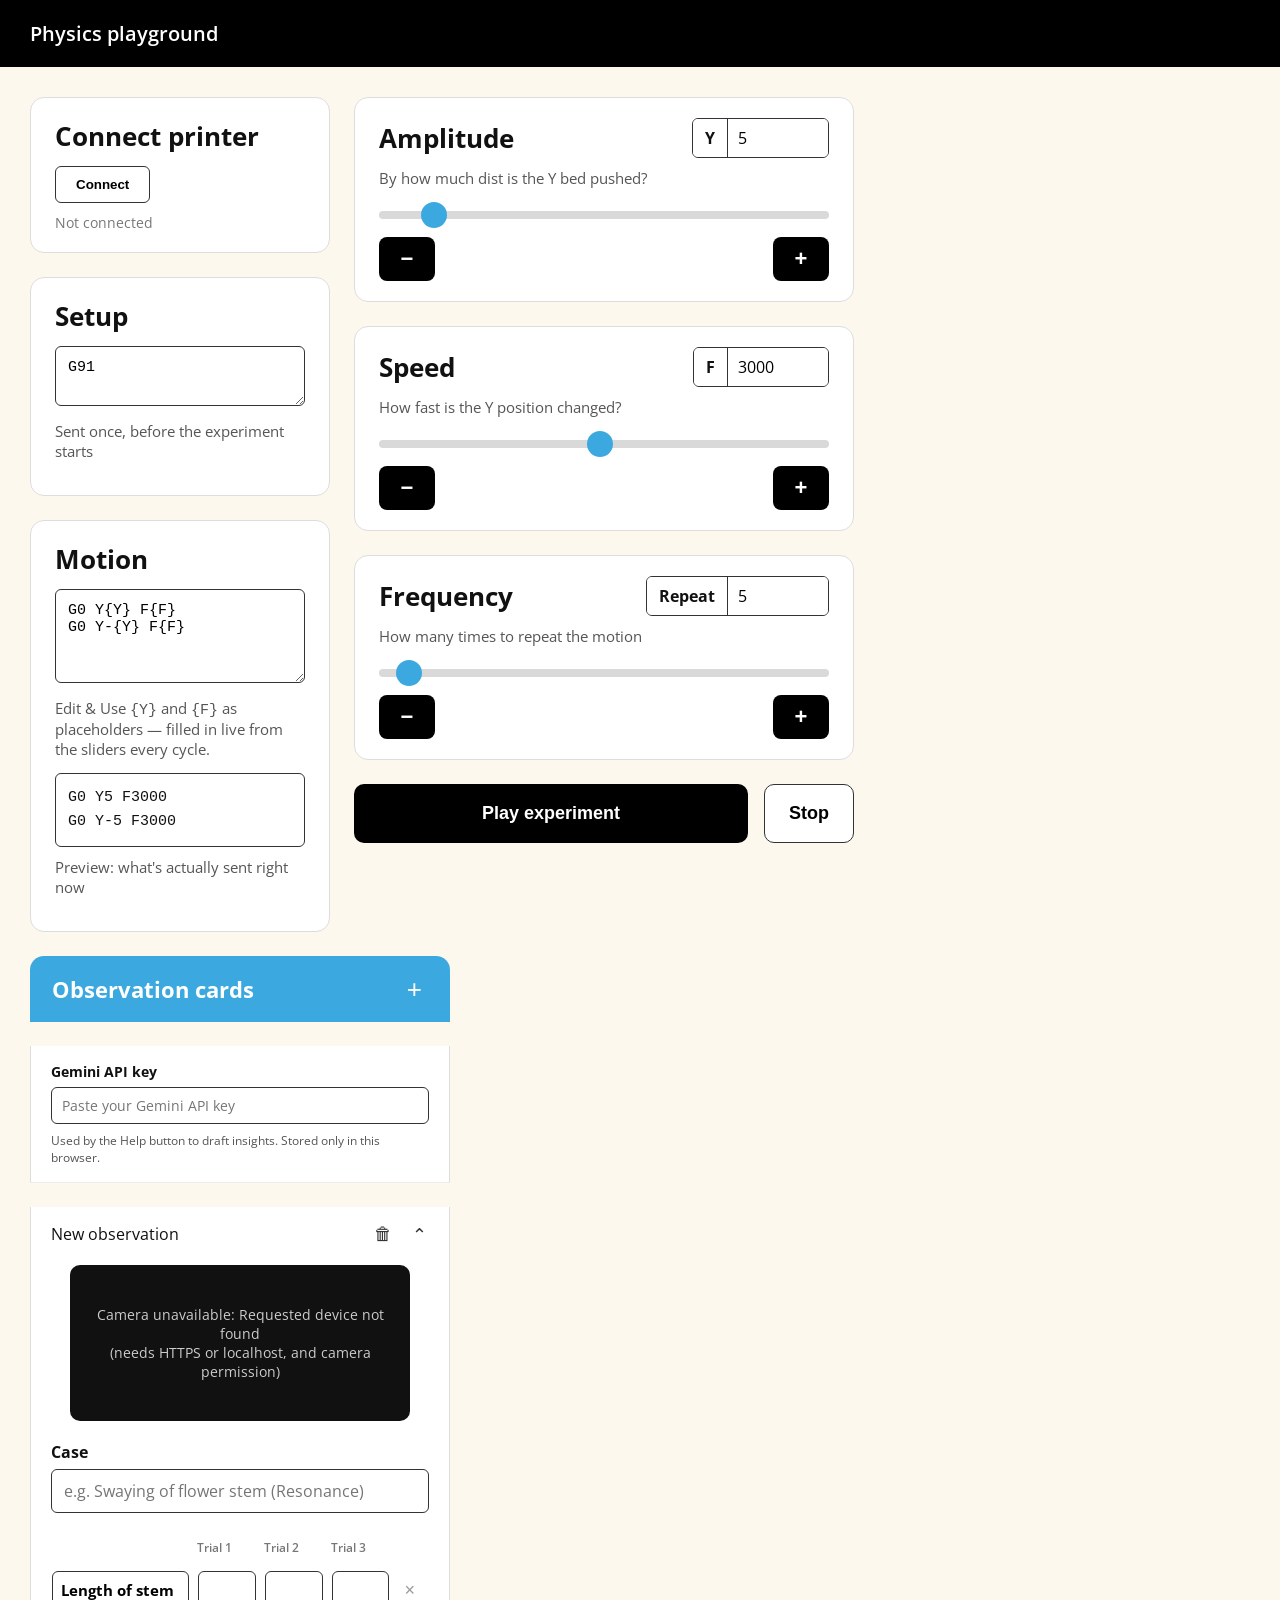
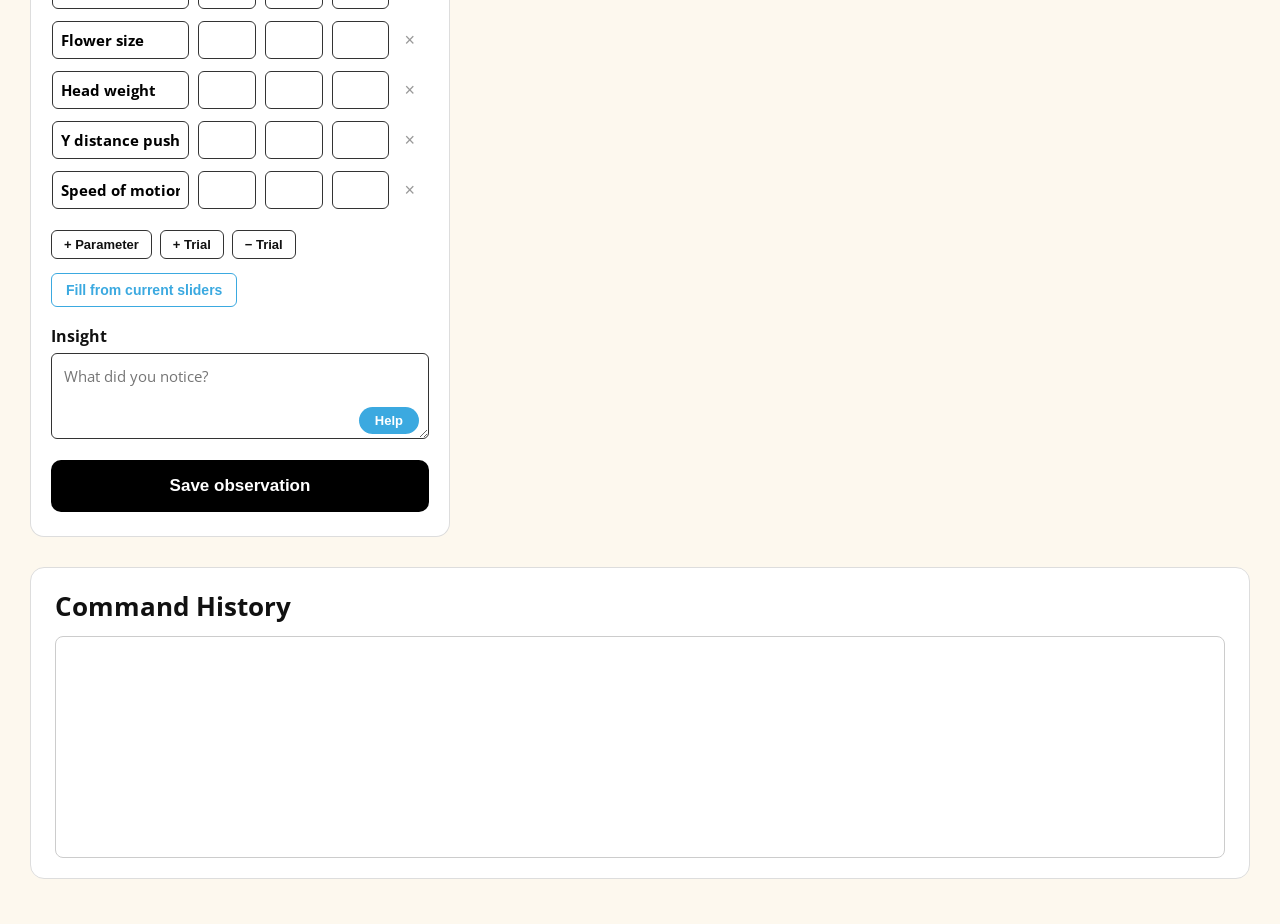
<file: index.html>
<!DOCTYPE html>
<html lang="en">
<head>
    <meta charset="utf-8" />
    <link rel="stylesheet" href="style.css">
    <link rel="preconnect" href="https://fonts.googleapis.com">
    <link rel="preconnect" href="https://fonts.gstatic.com" crossorigin>
    <link href="https://fonts.googleapis.com/css2?family=Open+Sans:wght@300;400;500;600;700&display=swap" rel="stylesheet">
    <title>Physics Playground</title>
</head>
<body>

    <header class="topbar">Physics playground</header>

    <div class="grid">

        <!-- LEFT COLUMN -->
        <div class="col left-col">

            <div class="panel">
                <h2>Connect printer</h2>
                <button id="connectButton" class="outline-btn">Connect</button>
                <div id="connectStatus" class="status">Not connected</div>
            </div>

            <div class="panel">
                <h2>Setup</h2>
                <textarea id="setupInput" class="code-box" rows="2">G91</textarea>
                <div class="hint">Sent once, before the experiment starts</div>
            </div>

            <div class="panel">
                <h2>Motion</h2>
                <textarea id="motionInput" class="code-box" rows="4">G0 Y{Y} F{F}
G0 Y-{Y} F{F}</textarea>
                <div class="hint">Edit & Use <code>{Y}</code> and <code>{F}</code> as placeholders — filled in live from the sliders every cycle.</div>
                <div id="motionPreview" class="code-box motion-preview"></div>
                <div class="hint">Preview: what's actually sent right now</div>
            </div>

        </div>

        <!-- RIGHT COLUMN -->
        <div class="col right-col">

            <div class="panel">
                <div class="panel-header">
                    <h2>Amplitude</h2>
                    <div class="value-box">
                        <span class="value-label">Y</span>
                        <input id="ampValue" type="number" value="5" min="0" max="50" step="1">
                    </div>
                </div>
                <div class="hint">By how much dist is the Y bed pushed?</div>
                <input id="ampSlider" type="range" min="0" max="50" step="1" value="5" class="slider">
                <div class="slider-buttons">
                    <button class="step-btn" data-target="amp" data-dir="-1">&minus;</button>
                    <button class="step-btn" data-target="amp" data-dir="1">+</button>
                </div>
            </div>

            <div class="panel">
                <div class="panel-header">
                    <h2>Speed</h2>
                    <div class="value-box">
                        <span class="value-label">F</span>
                        <input id="speedValue" type="number" value="3000" min="100" max="6000" step="100">
                    </div>
                </div>
                <div class="hint">How fast is the Y position changed?</div>
                <input id="speedSlider" type="range" min="100" max="6000" step="100" value="3000" class="slider">
                <div class="slider-buttons">
                    <button class="step-btn" data-target="speed" data-dir="-1">&minus;</button>
                    <button class="step-btn" data-target="speed" data-dir="1">+</button>
                </div>
            </div>

            <div class="panel">
                <div class="panel-header">
                    <h2>Frequency</h2>
                    <div class="value-box">
                        <span class="value-label">Repeat</span>
                        <input id="repeatValue" type="number" value="5" min="1" max="100" step="1">
                    </div>
                </div>
                <div class="hint">How many times to repeat the motion</div>
                <input id="repeatSlider" type="range" min="1" max="100" step="1" value="5" class="slider">
                <div class="slider-buttons">
                    <button class="step-btn" data-target="repeat" data-dir="-1">&minus;</button>
                    <button class="step-btn" data-target="repeat" data-dir="1">+</button>
                </div>
            </div>

            <div class="play-row">
                <button id="playButton" class="play-btn">Play experiment</button>
                <button id="stopButton" class="stop-btn">Stop</button>
            </div>

        </div>

        <!-- OBSERVATION COLUMN -->
        <div class="col obs-col">
            <div class="obs-header">
                <h2>Observation cards</h2>
                <button id="addCardButton" class="add-card-btn" title="Add new card">+</button>
            </div>
            <div class="ai-settings">
                <label for="geminiKey">Gemini API key</label>
                <input type="password" id="geminiKey" placeholder="Paste your Gemini API key">
                <div class="hint">Used by the Help button to draft insights. Stored only in this browser.</div>
            </div>
            <div id="cardsContainer"></div>
        </div>

    </div>

    <div class="panel console-panel">
        <h2>Command History</h2>
        <div id="console"></div>
    </div>

    <script src="sketch.js?v=3"></script>
    <script src="observation.js?v=3"></script>
</body>
</html>
</file>
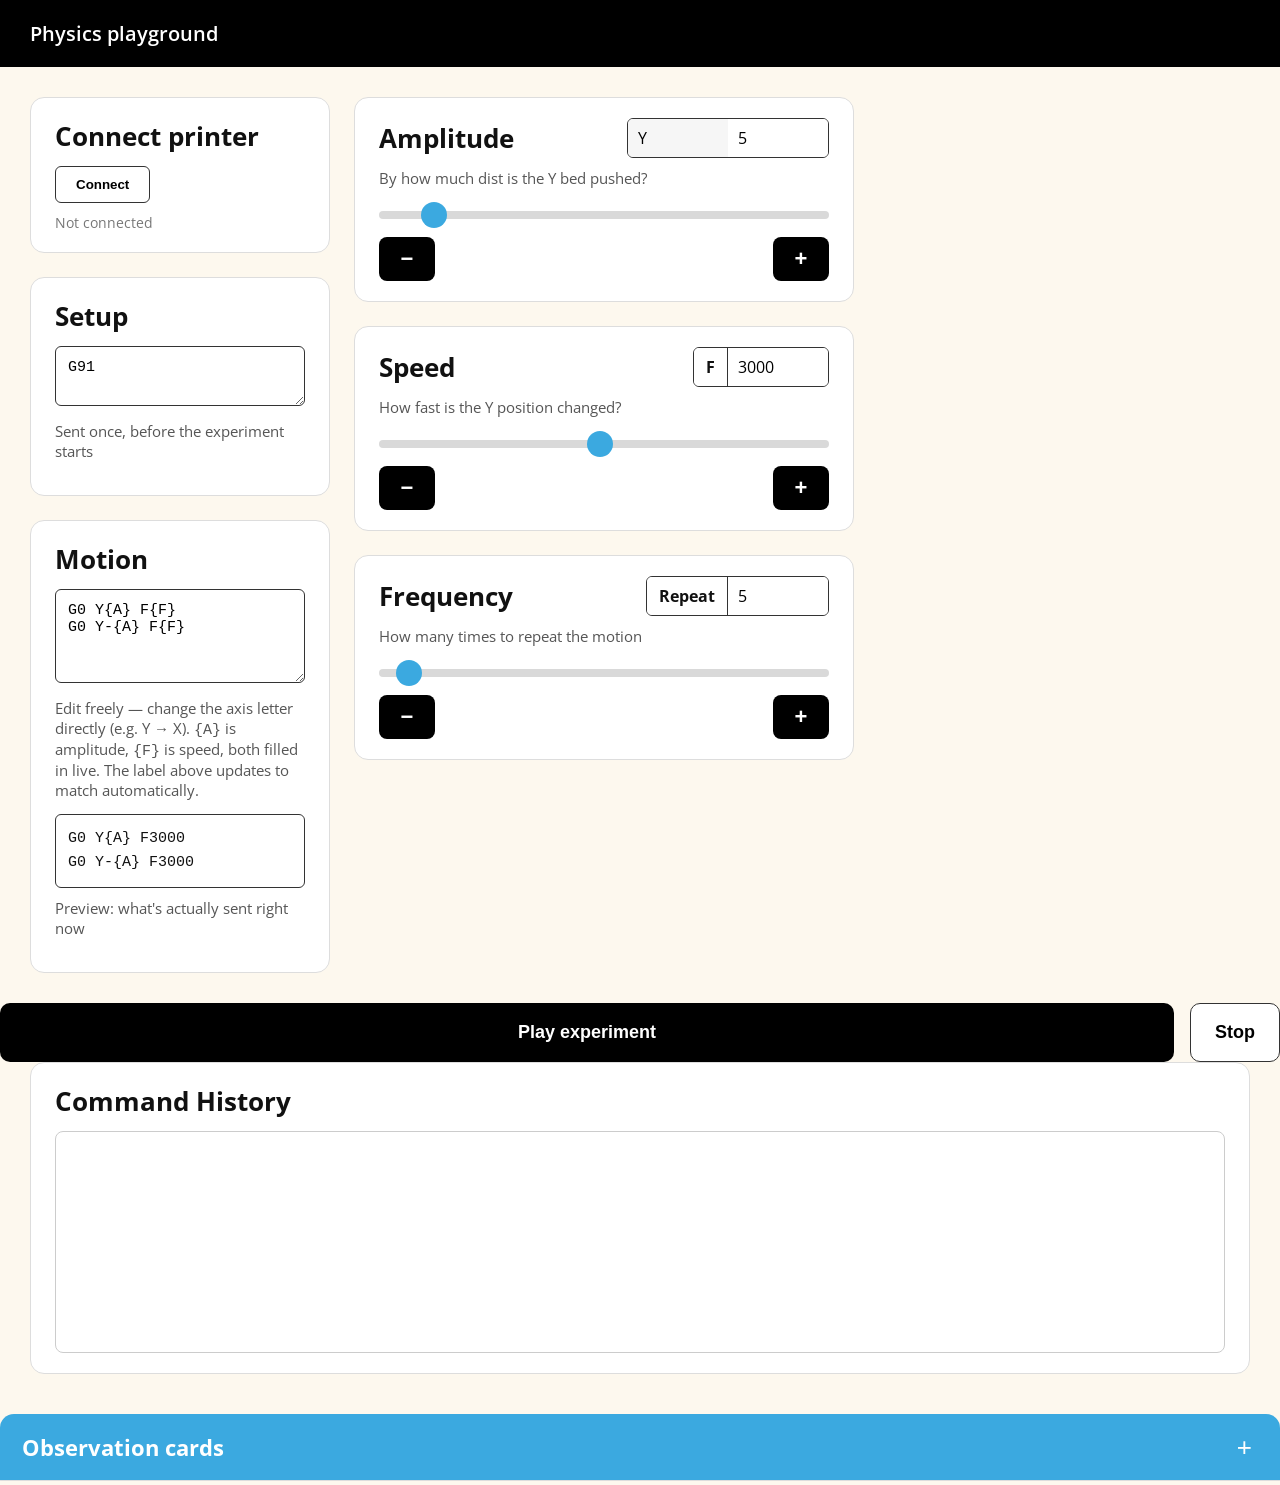
<file: index (3).html>
<!DOCTYPE html>
<html lang="en">
<head>
    <meta charset="utf-8" />
    <link rel="stylesheet" href="style.css">
    <link rel="preconnect" href="https://fonts.googleapis.com">
    <link rel="preconnect" href="https://fonts.gstatic.com" crossorigin>
    <link href="https://fonts.googleapis.com/css2?family=Open+Sans:wght@300;400;500;600;700&display=swap" rel="stylesheet">
    <title>Physics Playground</title>
</head>
<body>

    <header class="topbar">Physics playground</header>

    <div class="grid">

        <!-- LEFT COLUMN -->
        <div class="col left-col">

            <div class="panel">
                <h2>Connect printer</h2>
                <button id="connectButton" class="outline-btn">Connect</button>
                <div id="connectStatus" class="status">Not connected</div>
            </div>

            <div class="panel">
                <h2>Setup</h2>
                <textarea id="setupInput" class="code-box" rows="2">G91</textarea>
                <div class="hint">Sent once, before the experiment starts</div>
            </div>

            <div class="panel">
                <h2>Motion</h2>
                <textarea id="motionInput" class="code-box" rows="4">G0 Y{A} F{F}
G0 Y-{A} F{F}</textarea>
                <div class="hint">Edit freely — change the axis letter directly (e.g. Y → X). <code>{A}</code> is amplitude, <code>{F}</code> is speed, both filled in live. The label above updates to match automatically.</div>
                <div id="motionPreview" class="code-box motion-preview"></div>
                <div class="hint">Preview: what's actually sent right now</div>
            </div>

        </div>

        <!-- RIGHT COLUMN -->
        <div class="col right-col">

            <div class="panel">
                <div class="panel-header">
                    <h2>Amplitude</h2>
                    <div class="value-box">
                        <input id="ampAxis" class="axis-input" type="text" value="Y" maxlength="2" readonly>
                        <input id="ampValue" type="number" value="5" min="0" max="50" step="1">
                    </div>
                </div>
                <div class="hint">By how much dist is the Y bed pushed?</div>
                <input id="ampSlider" type="range" min="0" max="50" step="1" value="5" class="slider">
                <div class="slider-buttons">
                    <button class="step-btn" data-target="amp" data-dir="-1">&minus;</button>
                    <button class="step-btn" data-target="amp" data-dir="1">+</button>
                </div>
            </div>

            <div class="panel">
                <div class="panel-header">
                    <h2>Speed</h2>
                    <div class="value-box">
                        <span class="value-label">F</span>
                        <input id="speedValue" type="number" value="3000" min="100" max="6000" step="100">
                    </div>
                </div>
                <div class="hint">How fast is the Y position changed?</div>
                <input id="speedSlider" type="range" min="100" max="6000" step="100" value="3000" class="slider">
                <div class="slider-buttons">
                    <button class="step-btn" data-target="speed" data-dir="-1">&minus;</button>
                    <button class="step-btn" data-target="speed" data-dir="1">+</button>
                </div>
            </div>

            <div class="panel">
                <div class="panel-header">
                    <h2>Frequency</h2>
                    <div class="value-box">
                        <span class="value-label">Repeat</span>
                        <input id="repeatValue" type="number" value="5" min="1" max="100" step="1">
                    </div>
                </div>
                <div class="hint">How many times to repeat the motion</div>
                <input id="repeatSlider" type="range" min="1" max="100" step="1" value="5" class="slider">
                <div class="slider-buttons">
                    <button class="step-btn" data-target="repeat" data-dir="-1">&minus;</button>
                    <button class="step-btn" data-target="repeat" data-dir="1">+</button>
                </div>
            </div>

        </div>

    </div>

    <div class="play-row">
        <button id="playButton" class="play-btn">Play experiment</button>
        <button id="stopButton" class="stop-btn">Stop</button>
    </div>

    <div class="panel console-panel">
        <h2>Command History</h2>
        <div id="console"></div>
    </div>

    <div class="obs-section">
        <div class="obs-header">
            <h2>Observation cards</h2>
            <button id="addCardButton" class="add-card-btn" title="Add new card">+</button>
        </div>
        <div id="cardsContainer"></div>
    </div>

    <script src="sketch (3).js"></script>
    <script src="observation.js"></script>
</body>
</html>
</file>
<file: style.css>
html, body {
    margin: 0;
    padding: 0;
}

body {
    font-family: "Open Sans", sans-serif;
    background: #fdf8ee;
    color: #111;
}

.topbar {
    background: #000;
    color: #fff;
    padding: 20px 30px;
    font-size: 20px;
    font-weight: 600;
}

.grid {
    display: flex;
    gap: 24px;
    padding: 30px;
    align-items: flex-start;
    flex-wrap: wrap;
}

.col {
    display: flex;
    flex-direction: column;
    gap: 24px;
}

.left-col {
    width: 300px;
}

.right-col {
    width: 500px;
}

.panel {
    border: 1px solid #ddd;
    border-radius: 14px;
    padding: 20px 24px;
    background: #fff;
}

.panel h2 {
    margin: 0 0 12px 0;
    font-size: 26px;
    font-weight: 700;
}

.panel-header {
    display: flex;
    align-items: center;
    justify-content: space-between;
    gap: 12px;
}

.panel-header h2 {
    margin: 0;
}

.value-box {
    display: flex;
    align-items: stretch;
    border: 1px solid #333;
    border-radius: 6px;
    overflow: hidden;
}

.value-label {
    background: #fff;
    border-right: 1px solid #333;
    padding: 8px 12px;
    font-weight: 700;
    display: flex;
    align-items: center;
}

.value-box input {
    border: none;
    width: 80px;
    padding: 8px 10px;
    font-family: inherit;
    font-size: 16px;
}

.value-box input:focus {
    outline: 2px solid #3ba9e0;
}

.hint {
    color: #555;
    margin: 10px 0 14px 0;
    font-size: 15px;
}

.slider {
    -webkit-appearance: none;
    width: 100%;
    height: 8px;
    border-radius: 4px;
    background: #d9d9d9;
    outline: none;
    margin: 6px 0 18px 0;
}

.slider::-webkit-slider-thumb {
    -webkit-appearance: none;
    width: 26px;
    height: 26px;
    border-radius: 50%;
    background: #3ba9e0;
    cursor: pointer;
    border: none;
}

.slider::-moz-range-thumb {
    width: 26px;
    height: 26px;
    border-radius: 50%;
    background: #3ba9e0;
    cursor: pointer;
    border: none;
}

.slider-buttons {
    display: flex;
    justify-content: space-between;
}

.step-btn {
    background: #000;
    color: #fff;
    border: none;
    border-radius: 8px;
    width: 56px;
    height: 44px;
    font-size: 22px;
    font-weight: 700;
    cursor: pointer;
}

.step-btn:hover {
    background: #222;
}

.outline-btn {
    background: #fff;
    border: 1px solid #333;
    border-radius: 6px;
    padding: 10px 20px;
    font-weight: 600;
    cursor: pointer;
}

.outline-btn:hover {
    background: #f0f0f0;
}

.status {
    margin-top: 10px;
    font-size: 14px;
    color: #777;
}

.code-box {
    width: 100%;
    box-sizing: border-box;
    border: 1px solid #333;
    border-radius: 6px;
    padding: 12px;
    font-family: monospace;
    font-size: 15px;
    background: #fff;
    resize: vertical;
    white-space: pre;
}

.motion-preview {
    white-space: pre-line;
    line-height: 1.6;
}

.play-row {
    display: flex;
    gap: 16px;
}

.play-btn {
    flex: 1;
    background: #000;
    color: #fff;
    border: none;
    border-radius: 10px;
    padding: 18px 24px;
    font-size: 18px;
    font-weight: 700;
    cursor: pointer;
}

.play-btn:hover {
    background: #222;
}

.play-btn:disabled {
    background: #999;
    cursor: not-allowed;
}

.stop-btn {
    background: #fff;
    color: #000;
    border: 1px solid #333;
    border-radius: 10px;
    padding: 18px 24px;
    font-size: 18px;
    font-weight: 700;
    cursor: pointer;
}

.console-panel {
    margin: 0 30px 40px 30px;
}

#console {
    height: 200px;
    border: 1px solid #ccc;
    border-radius: 8px;
    padding: 10px;
    overflow-y: auto;
    background: #fff;
    font-family: monospace;
    font-size: 14px;
}

/* ---------------- Observation cards ---------------- */

.obs-col {
    width: 420px;
}

.obs-header {
    background: #3ba9e0;
    color: #fff;
    border-radius: 14px 14px 0 0;
    padding: 18px 22px;
    display: flex;
    align-items: center;
    justify-content: space-between;
}

.obs-header h2 {
    margin: 0;
    font-size: 22px;
    font-weight: 700;
}

.add-card-btn {
    background: transparent;
    border: none;
    color: #fff;
    font-size: 26px;
    line-height: 1;
    cursor: pointer;
    padding: 0 6px;
}

.add-card-btn:hover {
    opacity: 0.8;
}

.ai-settings {
    background: #fff;
    border-left: 1px solid #ddd;
    border-right: 1px solid #ddd;
    border-bottom: 1px solid #eee;
    padding: 16px 20px;
}

.ai-settings label {
    display: block;
    font-weight: 700;
    font-size: 14px;
    margin-bottom: 6px;
}

.ai-settings input {
    width: 100%;
    box-sizing: border-box;
    border: 1px solid #333;
    border-radius: 6px;
    padding: 8px 10px;
    font-family: inherit;
    font-size: 14px;
}

.ai-settings .hint {
    font-size: 12px;
    margin: 8px 0 0 0;
}

#cardsContainer {
    border: 1px solid #ddd;
    border-top: none;
    border-radius: 0 0 14px 14px;
    background: #fff;
    overflow: hidden;
}

.obs-card {
    border-bottom: 1px solid #eee;
}

.obs-card:last-child {
    border-bottom: none;
}

.obs-card-header {
    display: flex;
    align-items: center;
    justify-content: space-between;
    gap: 12px;
    padding: 16px 20px;
    cursor: pointer;
}

.obs-card-title {
    font-size: 16px;
    color: #111;
    overflow: hidden;
    text-overflow: ellipsis;
    white-space: nowrap;
    flex: 1;
}

.obs-card-actions {
    display: flex;
    align-items: center;
    gap: 16px;
    flex-shrink: 0;
}

.delete-btn,
.toggle-btn {
    background: none;
    border: none;
    cursor: pointer;
    font-size: 18px;
    color: #333;
    padding: 2px;
    line-height: 1;
}

.delete-btn:hover {
    color: #d33;
}

.toggle-btn {
    transition: transform 0.15s ease;
    display: inline-block;
}

.obs-card:not(.collapsed) .toggle-btn {
    transform: rotate(180deg);
}

.obs-card-body {
    padding: 4px 20px 24px 20px;
}

.obs-card.collapsed .obs-card-body {
    display: none;
}

.obs-card.saved {
    background: #fafffa;
}

.obs-video-wrap {
    position: relative;
    width: 100%;
    max-width: 340px;
    margin: 0 auto 20px auto;
    background: #111;
    border-radius: 10px;
    overflow: hidden;
}

.obs-video {
    width: 100%;
    display: block;
    aspect-ratio: 3 / 4;
    object-fit: cover;
    background: #111;
}

.record-btn {
    position: absolute;
    bottom: 14px;
    left: 50%;
    transform: translateX(-50%);
    width: 46px;
    height: 46px;
    border-radius: 50%;
    background: #d33;
    border: 3px solid #fff;
    cursor: pointer;
}

.record-btn.recording {
    background: #d33;
    animation: pulse 1s infinite;
}

@keyframes pulse {
    0%   { box-shadow: 0 0 0 0 rgba(221,51,51,0.6); }
    70%  { box-shadow: 0 0 0 12px rgba(221,51,51,0); }
    100% { box-shadow: 0 0 0 0 rgba(221,51,51,0); }
}

.record-timer {
    position: absolute;
    top: 10px;
    right: 12px;
    background: rgba(0,0,0,0.6);
    color: #fff;
    padding: 2px 8px;
    border-radius: 6px;
    font-family: monospace;
    font-size: 13px;
}

.camera-error {
    color: #ccc;
    text-align: center;
    padding: 40px 12px;
    font-size: 14px;
}

.obs-field {
    margin-bottom: 16px;
}

.obs-field label {
    display: block;
    font-weight: 700;
    margin-bottom: 6px;
}

.case-input {
    width: 100%;
    box-sizing: border-box;
    border: 1px solid #333;
    border-radius: 6px;
    padding: 10px 12px;
    font-family: inherit;
    font-size: 16px;
}

.obs-table {
    width: 100%;
    border-collapse: separate;
    border-spacing: 0 10px;
    margin-bottom: 10px;
}

.obs-thead-row th {
    text-align: left;
    font-size: 12px;
    color: #777;
    font-weight: 600;
    padding: 0 8px 4px 0;
}

.obs-table td {
    padding-right: 8px;
    vertical-align: middle;
}

.obs-table input {
    width: 100%;
    box-sizing: border-box;
    border: 1px solid #333;
    border-radius: 6px;
    padding: 8px;
    font-family: inherit;
    font-size: 15px;
}

.param-label {
    font-weight: 700;
    min-width: 120px;
}

.remove-row-btn {
    background: none;
    border: none;
    color: #999;
    font-size: 18px;
    cursor: pointer;
    padding: 4px 6px;
    line-height: 1;
}

.remove-row-btn:hover {
    color: #d33;
}

.obs-table-controls {
    display: flex;
    gap: 8px;
    margin-bottom: 14px;
    flex-wrap: wrap;
}

.add-row-btn,
.add-col-btn,
.remove-col-btn {
    background: #fff;
    border: 1px solid #333;
    color: #111;
    border-radius: 6px;
    padding: 6px 12px;
    font-size: 13px;
    font-weight: 600;
    cursor: pointer;
}

.add-row-btn:hover,
.add-col-btn:hover,
.remove-col-btn:hover {
    background: #f0f0f0;
}

.fill-btn {
    background: #fff;
    border: 1px solid #3ba9e0;
    color: #3ba9e0;
    border-radius: 6px;
    padding: 8px 14px;
    font-size: 14px;
    font-weight: 600;
    cursor: pointer;
    margin-bottom: 18px;
}

.fill-btn:hover {
    background: #eaf7ff;
}

.insight-wrap {
    position: relative;
}

.insight-input {
    width: 100%;
    box-sizing: border-box;
    border: 1px solid #333;
    border-radius: 6px;
    padding: 12px;
    font-family: inherit;
    font-size: 15px;
    resize: vertical;
}

.help-btn {
    position: absolute;
    bottom: 10px;
    right: 10px;
    background: #3ba9e0;
    color: #fff;
    border: none;
    border-radius: 20px;
    padding: 6px 16px;
    font-size: 13px;
    font-weight: 700;
    cursor: pointer;
}

.help-btn:hover {
    background: #2f92c4;
}

.save-obs-btn {
    display: block;
    width: 100%;
    background: #000;
    color: #fff;
    border: none;
    border-radius: 10px;
    padding: 16px;
    font-size: 17px;
    font-weight: 700;
    cursor: pointer;
}

.save-obs-btn:disabled {
    background: #2e7d32;
    cursor: default;
}

.download-link {
    display: inline-block;
    margin-top: 14px;
    color: #3ba9e0;
    font-weight: 600;
    text-decoration: none;
}

.download-link:hover {
    text-decoration: underline;
}

[readonly] {
    background: #f6f6f6;
}
</file>
